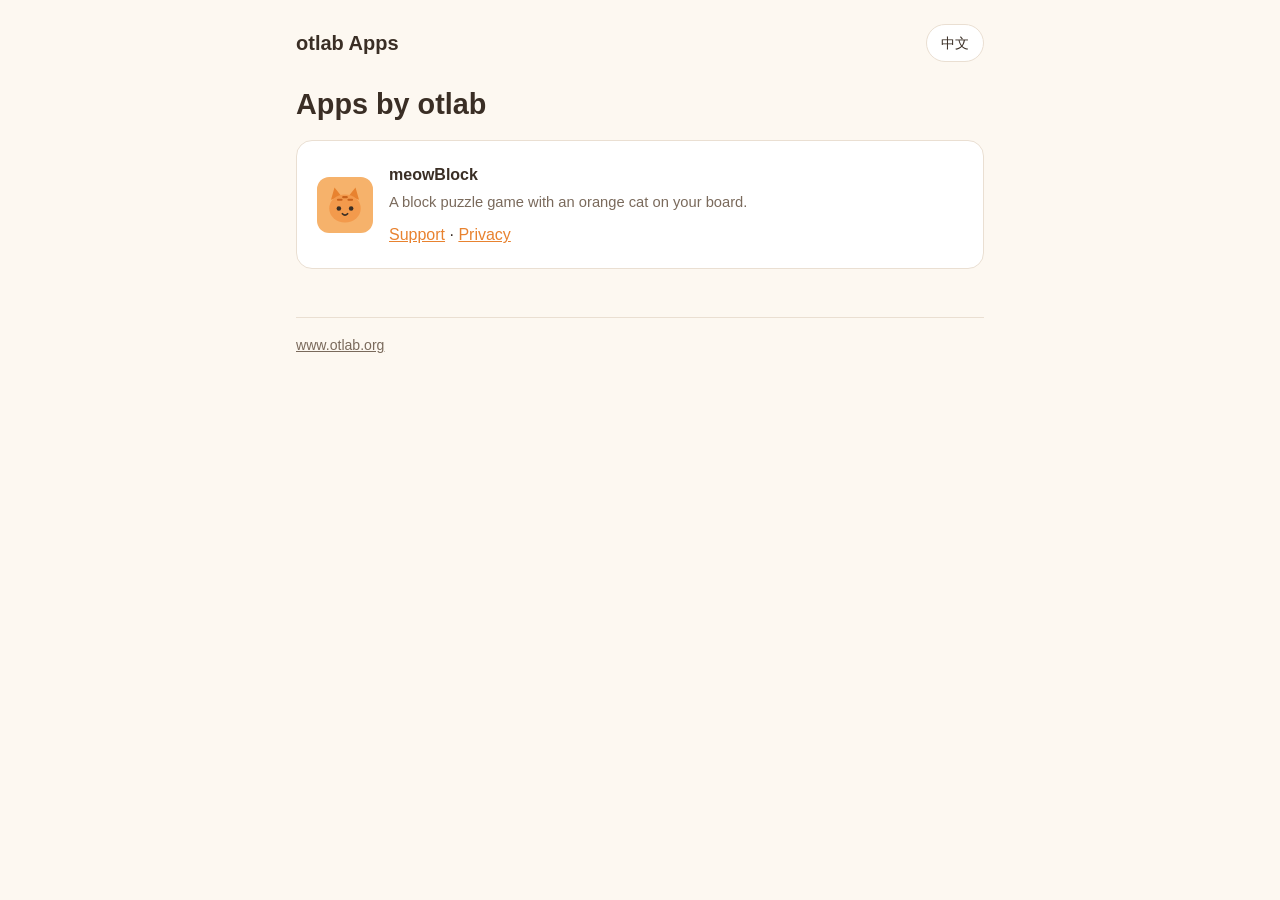
<file: index.html>
<!doctype html>
<html lang="zh-Hant">
<head>
  <meta charset="utf-8">
  <meta name="viewport" content="width=device-width, initial-scale=1">
  <title>otlab Apps</title>
  <meta name="description" content="otlab 製作的 App。">
  <link rel="stylesheet" href="style.css">
  <script src="lang.js" defer></script>
</head>
<body>
<div class="wrap">

  <header class="top">
    <span class="brand"><strong>otlab Apps</strong></span>
    <button class="lang-toggle" type="button">English</button>
  </header>

  <main>
    <h1 data-lang="zh">otlab 的 App</h1>
    <h1 data-lang="en">Apps by otlab</h1>

    <ul class="app-list">
      <li class="card">
        <svg width="56" height="56" viewBox="0 0 64 64" aria-hidden="true">
          <rect width="64" height="64" rx="14" fill="#f6b26b"/>
          <path d="M16 26 L20 12 L28 22 Z M48 26 L44 12 L36 22 Z" fill="#e8822f"/>
          <ellipse cx="32" cy="36" rx="18" ry="16" fill="#f39a4c"/>
          <path d="M24 26 h4 M36 26 h4 M30 23 h4" stroke="#c9631c" stroke-width="2.5" stroke-linecap="round"/>
          <circle cx="25" cy="36" r="2.6" fill="#3a2e25"/>
          <circle cx="39" cy="36" r="2.6" fill="#3a2e25"/>
          <path d="M29 42 q3 3 6 0" stroke="#3a2e25" stroke-width="2" fill="none" stroke-linecap="round"/>
        </svg>
        <div>
          <strong>meowBlock</strong>
          <p class="muted" data-lang="zh" style="margin:2px 0 6px">有一隻橘貓坐在棋盤上的方塊消除遊戲。</p>
          <p class="muted" data-lang="en" style="margin:2px 0 6px">A block puzzle game with an orange cat on your board.</p>
          <a href="meowblock/"><span data-lang="zh">支援</span><span data-lang="en">Support</span></a>
          ·
          <a href="meowblock/privacy.html"><span data-lang="zh">隱私權政策</span><span data-lang="en">Privacy</span></a>
        </div>
      </li>
    </ul>
  </main>

  <footer>
    <a href="https://www.otlab.org/">www.otlab.org</a>
  </footer>

</div>
</body>
</html>
</file>
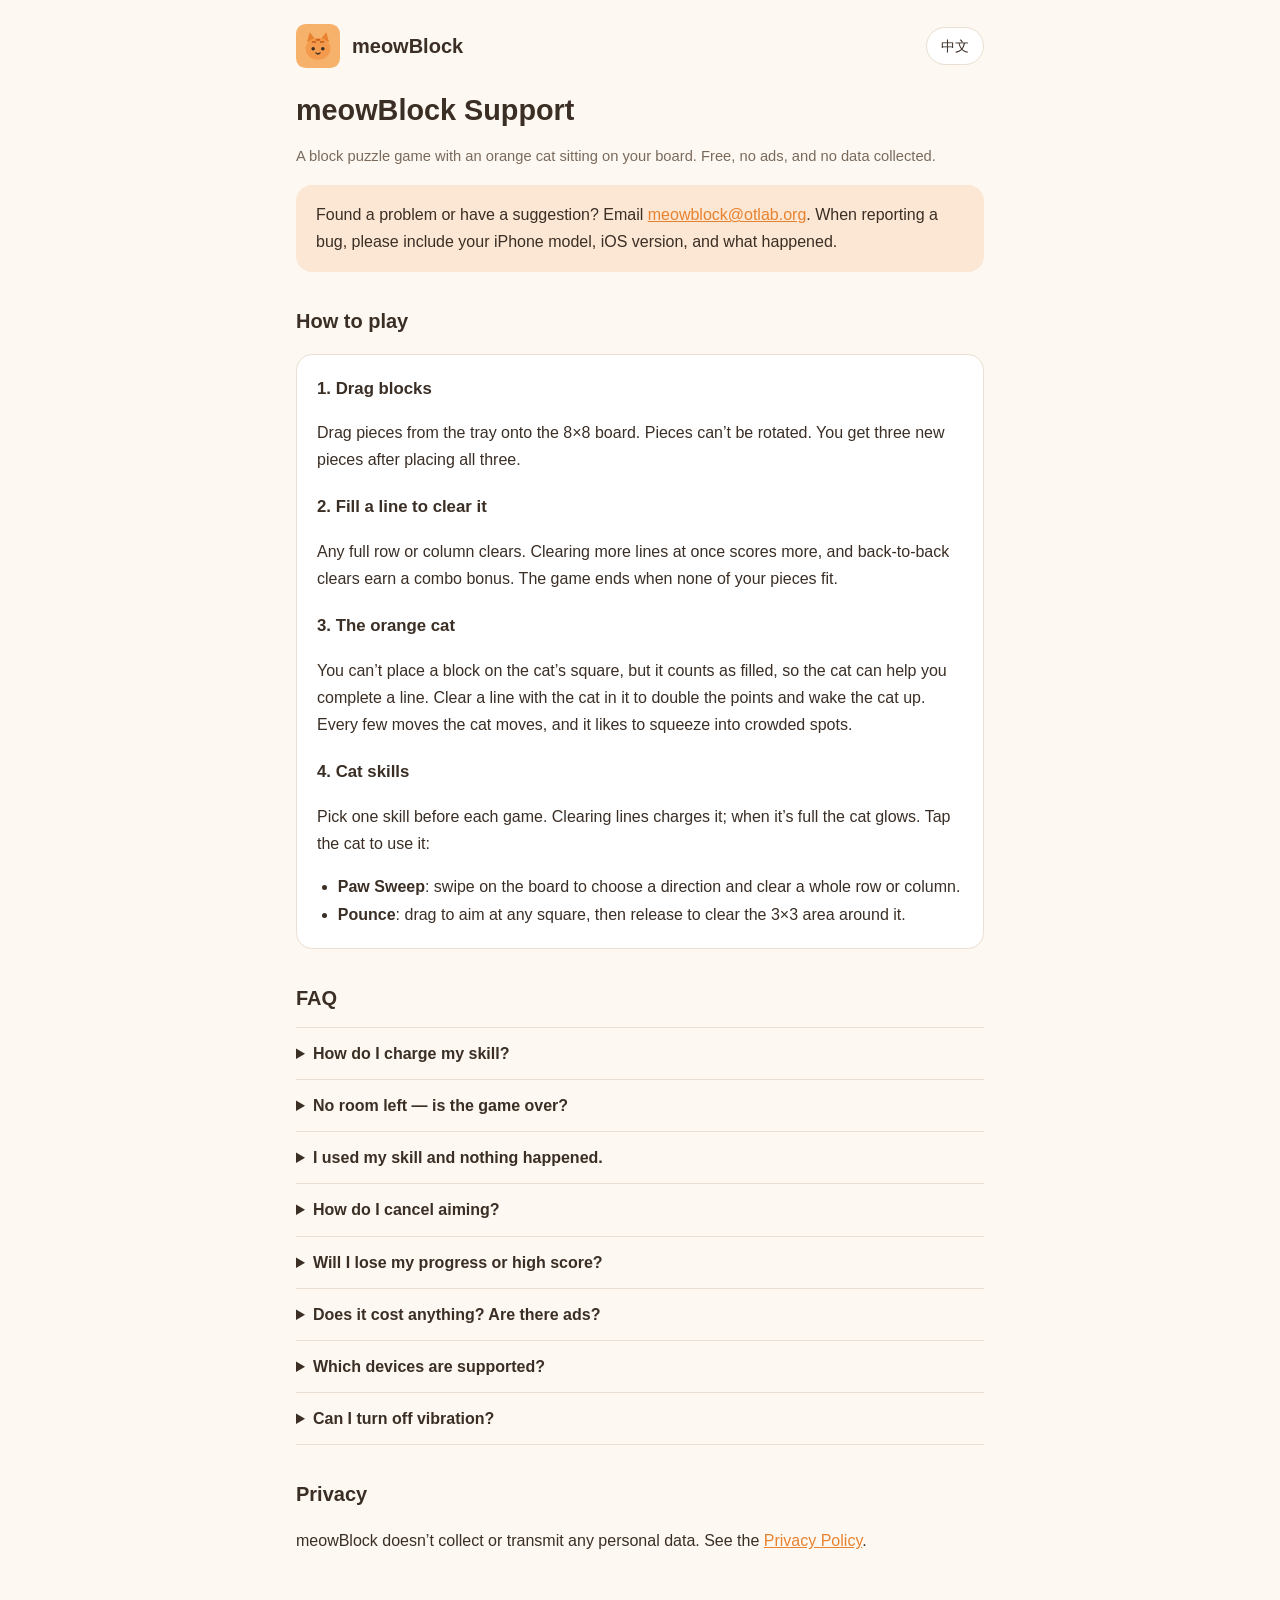
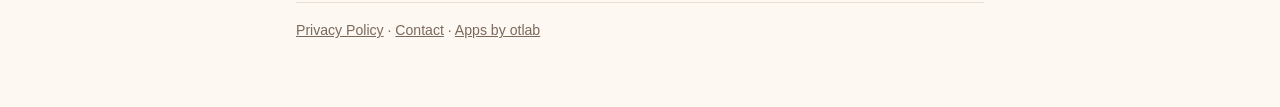
<file: meowblock/index.html>
<!doctype html>
<html lang="zh-Hant">
<head>
  <meta charset="utf-8">
  <meta name="viewport" content="width=device-width, initial-scale=1">
  <title>meowBlock 支援 · Support</title>
  <meta name="description" content="meowBlock：有一隻橘貓坐在棋盤上的方塊消除遊戲。玩法說明、常見問題與聯絡方式。">
  <link rel="stylesheet" href="../style.css">
  <script src="../lang.js" defer></script>
</head>
<body>
<div class="wrap">

  <header class="top">
    <a class="brand" href="./">
      <svg width="44" height="44" viewBox="0 0 64 64" aria-hidden="true">
        <rect width="64" height="64" rx="14" fill="#f6b26b"/>
        <path d="M16 26 L20 12 L28 22 Z M48 26 L44 12 L36 22 Z" fill="#e8822f"/>
        <ellipse cx="32" cy="36" rx="18" ry="16" fill="#f39a4c"/>
        <path d="M24 26 h4 M36 26 h4 M30 23 h4" stroke="#c9631c" stroke-width="2.5" stroke-linecap="round"/>
        <circle cx="25" cy="36" r="2.6" fill="#3a2e25"/>
        <circle cx="39" cy="36" r="2.6" fill="#3a2e25"/>
        <path d="M29 42 q3 3 6 0" stroke="#3a2e25" stroke-width="2" fill="none" stroke-linecap="round"/>
      </svg>
      <strong>meowBlock</strong>
    </a>
    <button class="lang-toggle" type="button">English</button>
  </header>

  <!-- ===== 中文 ===== -->
  <main data-lang="zh">
    <h1>meowBlock 支援頁面</h1>
    <p class="muted">一款有橘貓坐在棋盤上的方塊消除遊戲。免費、沒有廣告、不收集任何資料。</p>

    <div class="highlight">
      遇到問題或有建議？請寫信到
      <a href="mailto:meowblock@otlab.org">meowblock@otlab.org</a>。
      回報問題時，附上 iPhone 型號、iOS 版本和發生了什麼事，我會更快找到原因。
    </div>

    <h2>怎麼玩</h2>
    <div class="card">
      <h3>1. 拖方塊</h3>
      <p>把下方的方塊拖進 8×8 棋盤。方塊不能旋轉，三個都放完才會補新的三個。</p>
      <h3>2. 排滿就消除</h3>
      <p>任何一行或一列排滿就會消除，一次消越多條分數越高，連續消除還有連擊加成。所有方塊都放不下時，這局結束。</p>
      <h3>3. 橘貓</h3>
      <p>橘貓坐的那一格不能放方塊，但算作已經填滿，可以幫你湊滿一行。消除有貓的那一行或一列時，分數加倍，貓會被吵醒跳走。貓每隔幾手就會換位置，而且喜歡往方塊多的地方鑽。</p>
      <h3>4. 貓技能</h3>
      <p>每局開始前選一個技能帶上場。消除會集氣，集滿後橘貓會發光，點牠就能發動：</p>
      <ul>
        <li><strong>貓掌橫掃</strong>：在棋盤上滑動選方向，清掉一整排或一整列。</li>
        <li><strong>貓撲</strong>：拖曳瞄準任一格，放開後清掉以那格為中心的 3×3。</li>
      </ul>
    </div>

    <h2>常見問題</h2>
    <details>
      <summary>怎麼集氣？</summary>
      <p>每消一條線集 1 點，消到有貓的線再多 2 點。技能本身清掉的格子不集氣。</p>
    </details>
    <details>
      <summary>沒有位置可以放了，一定結束嗎？</summary>
      <p>如果集氣已經滿了，遊戲不會馬上結束，橘貓會提醒你可以發動技能救命。不想用的話，也可以選擇直接結束這局。</p>
    </details>
    <details>
      <summary>發動技能後什麼都沒發生？</summary>
      <p>如果瞄準的範圍裡沒有方塊，技能不會發動，也不會扣掉集氣，貓會搖搖頭提醒你。換個位置再試一次就好。</p>
    </details>
    <details>
      <summary>瞄準到一半想取消？</summary>
      <p>把手指拖到棋盤外再放開，或點棋盤外的地方，就會取消。</p>
    </details>
    <details>
      <summary>我的進度和最高分會不見嗎？</summary>
      <p>最高分、設定和進行中的對局都只存在你的手機上。關掉 App 之後可以繼續上一局。刪除 App 會清除這些資料，也不會在不同裝置之間同步。</p>
    </details>
    <details>
      <summary>要付錢嗎？有廣告嗎？</summary>
      <p>完全免費，沒有廣告，也沒有內購。</p>
    </details>
    <details>
      <summary>支援哪些裝置？</summary>
      <p>需要 iOS 18 以上的 iPhone。</p>
    </details>
    <details>
      <summary>可以關掉震動嗎？</summary>
      <p>可以，在 App 的設定裡關閉觸覺回饋。系統設定裡的「減少動態效果」也會讓遊戲的動畫變得比較少。</p>
    </details>

    <h2>隱私</h2>
    <p>meowBlock 不收集、不傳送任何個人資料。詳見 <a href="privacy.html">隱私權政策</a>。</p>
  </main>

  <!-- ===== English ===== -->
  <main data-lang="en">
    <h1>meowBlock Support</h1>
    <p class="muted">A block puzzle game with an orange cat sitting on your board. Free, no ads, and no data collected.</p>

    <div class="highlight">
      Found a problem or have a suggestion? Email
      <a href="mailto:meowblock@otlab.org">meowblock@otlab.org</a>.
      When reporting a bug, please include your iPhone model, iOS version, and what happened.
    </div>

    <h2>How to play</h2>
    <div class="card">
      <h3>1. Drag blocks</h3>
      <p>Drag pieces from the tray onto the 8×8 board. Pieces can’t be rotated. You get three new pieces after placing all three.</p>
      <h3>2. Fill a line to clear it</h3>
      <p>Any full row or column clears. Clearing more lines at once scores more, and back-to-back clears earn a combo bonus. The game ends when none of your pieces fit.</p>
      <h3>3. The orange cat</h3>
      <p>You can’t place a block on the cat’s square, but it counts as filled, so the cat can help you complete a line. Clear a line with the cat in it to double the points and wake the cat up. Every few moves the cat moves, and it likes to squeeze into crowded spots.</p>
      <h3>4. Cat skills</h3>
      <p>Pick one skill before each game. Clearing lines charges it; when it’s full the cat glows. Tap the cat to use it:</p>
      <ul>
        <li><strong>Paw Sweep</strong>: swipe on the board to choose a direction and clear a whole row or column.</li>
        <li><strong>Pounce</strong>: drag to aim at any square, then release to clear the 3×3 area around it.</li>
      </ul>
    </div>

    <h2>FAQ</h2>
    <details>
      <summary>How do I charge my skill?</summary>
      <p>Each cleared line adds 1. A line with the cat in it adds 2 more. Squares cleared by a skill don’t add charge.</p>
    </details>
    <details>
      <summary>No room left — is the game over?</summary>
      <p>If your skill is fully charged, the game waits and the cat reminds you that you can use your skill to get unstuck. You can also choose to end the game instead.</p>
    </details>
    <details>
      <summary>I used my skill and nothing happened.</summary>
      <p>If there are no blocks in the target area, the skill doesn’t fire and you keep your charge. The cat shakes its head to let you know. Just aim somewhere else.</p>
    </details>
    <details>
      <summary>How do I cancel aiming?</summary>
      <p>Drag your finger off the board and release, or tap outside the board.</p>
    </details>
    <details>
      <summary>Will I lose my progress or high score?</summary>
      <p>Your high score, settings, and game in progress are stored only on your iPhone, so you can resume after closing the app. Deleting the app erases them, and they don’t sync between devices.</p>
    </details>
    <details>
      <summary>Does it cost anything? Are there ads?</summary>
      <p>It’s completely free, with no ads and no in-app purchases.</p>
    </details>
    <details>
      <summary>Which devices are supported?</summary>
      <p>iPhone with iOS 18 or later.</p>
    </details>
    <details>
      <summary>Can I turn off vibration?</summary>
      <p>Yes, turn off haptics in the app’s settings. The system “Reduce Motion” setting also reduces the game’s animations.</p>
    </details>

    <h2>Privacy</h2>
    <p>meowBlock doesn’t collect or transmit any personal data. See the <a href="privacy.html">Privacy Policy</a>.</p>
  </main>

  <footer>
    <span data-lang="zh"><a href="privacy.html">隱私權政策</a> · <a href="mailto:meowblock@otlab.org">聯絡我們</a> · <a href="../">otlab 的 App</a></span>
    <span data-lang="en"><a href="privacy.html">Privacy Policy</a> · <a href="mailto:meowblock@otlab.org">Contact</a> · <a href="../">Apps by otlab</a></span>
  </footer>

</div>
</body>
</html>
</file>
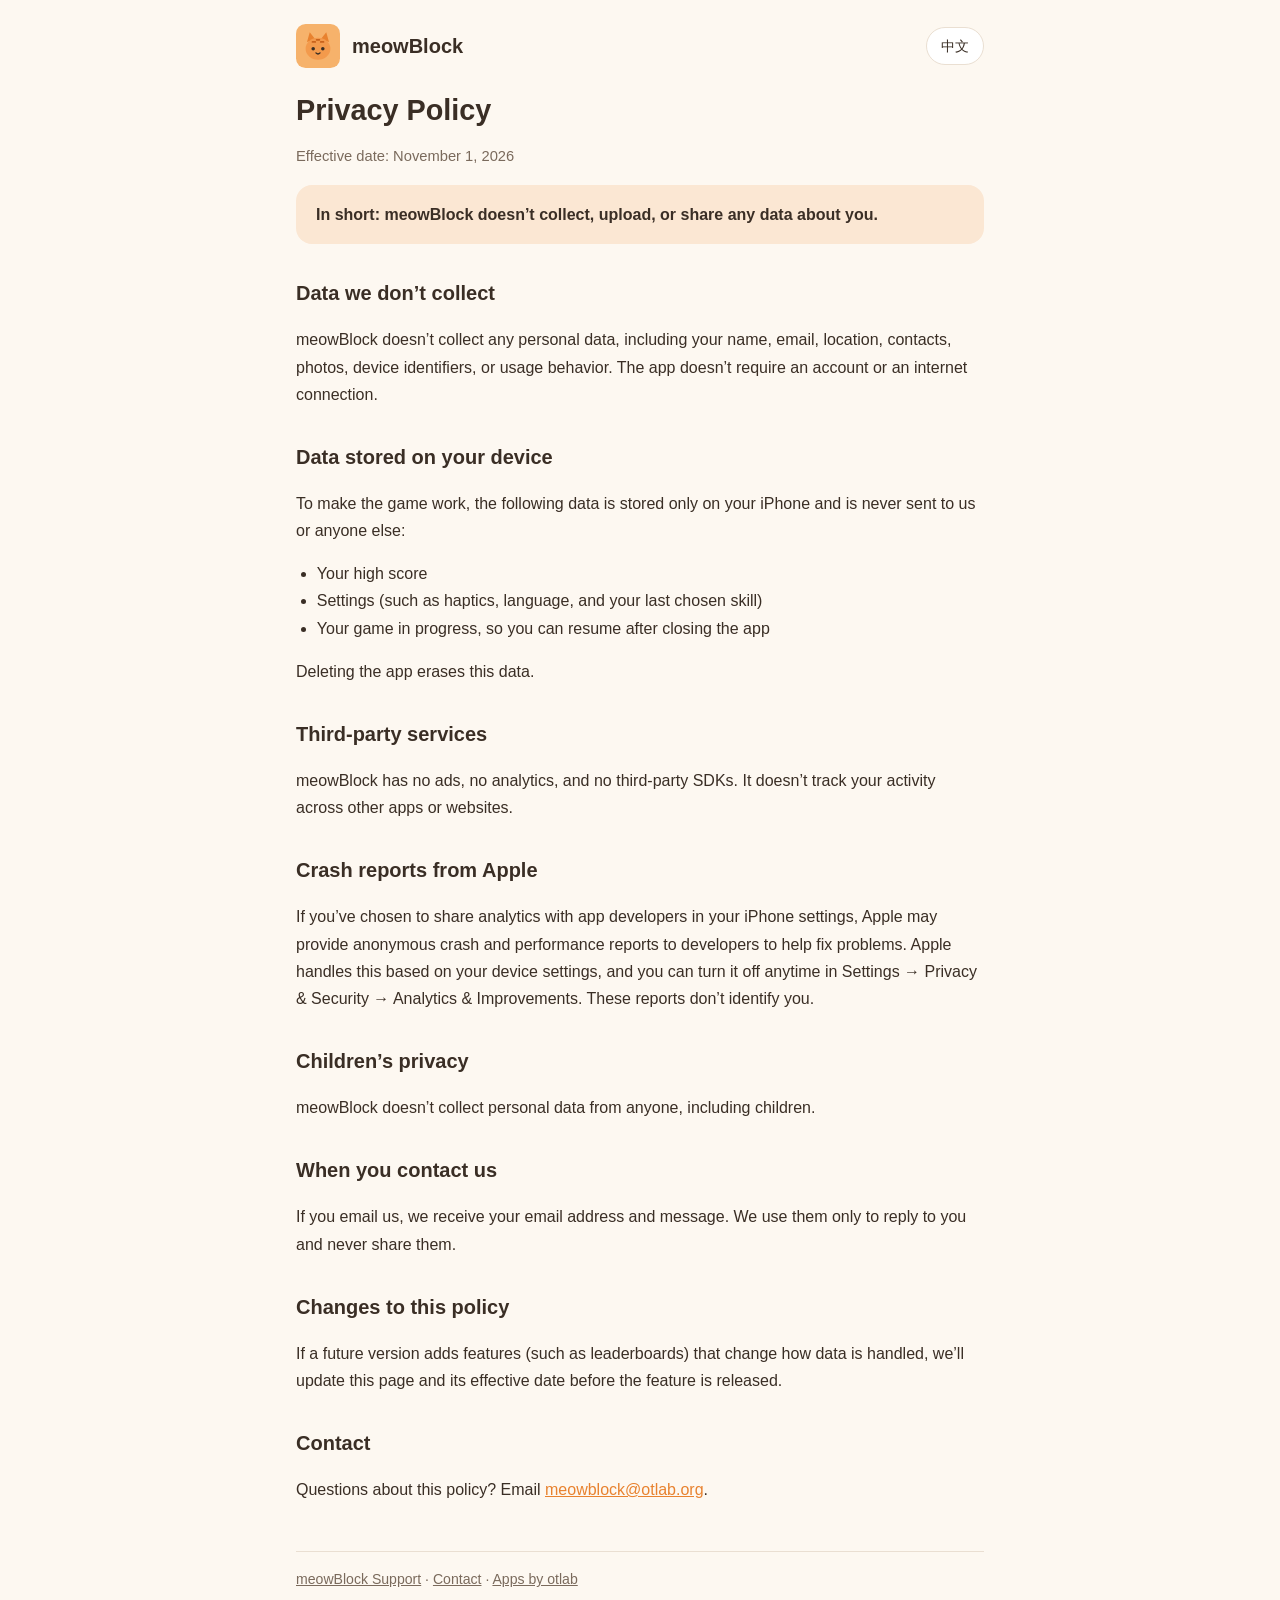
<file: meowblock/privacy.html>
<!doctype html>
<html lang="zh-Hant">
<head>
  <meta charset="utf-8">
  <meta name="viewport" content="width=device-width, initial-scale=1">
  <title>meowBlock 隱私權政策 · Privacy Policy</title>
  <meta name="description" content="meowBlock 隱私權政策：不收集、不傳送任何個人資料。">
  <link rel="stylesheet" href="../style.css">
  <script src="../lang.js" defer></script>
</head>
<body>
<div class="wrap">

  <header class="top">
    <a class="brand" href="./">
      <svg width="44" height="44" viewBox="0 0 64 64" aria-hidden="true">
        <rect width="64" height="64" rx="14" fill="#f6b26b"/>
        <path d="M16 26 L20 12 L28 22 Z M48 26 L44 12 L36 22 Z" fill="#e8822f"/>
        <ellipse cx="32" cy="36" rx="18" ry="16" fill="#f39a4c"/>
        <path d="M24 26 h4 M36 26 h4 M30 23 h4" stroke="#c9631c" stroke-width="2.5" stroke-linecap="round"/>
        <circle cx="25" cy="36" r="2.6" fill="#3a2e25"/>
        <circle cx="39" cy="36" r="2.6" fill="#3a2e25"/>
        <path d="M29 42 q3 3 6 0" stroke="#3a2e25" stroke-width="2" fill="none" stroke-linecap="round"/>
      </svg>
      <strong>meowBlock</strong>
    </a>
    <button class="lang-toggle" type="button">English</button>
  </header>

  <!-- ===== 中文 ===== -->
  <main data-lang="zh">
    <h1>隱私權政策</h1>
    <p class="muted">生效日期：2026 年 11 月 1 日</p>

    <div class="highlight">
      <strong>簡單說：meowBlock 不收集、不儲存在伺服器上、也不分享任何關於你的資料。</strong>
    </div>

    <h2>我們不收集的資料</h2>
    <p>meowBlock 不會收集任何個人資料，包括姓名、電子郵件、位置、聯絡人、照片、裝置識別碼或使用行為。App 不需要建立帳號，也不需要網路連線。</p>

    <h2>存在你手機上的資料</h2>
    <p>為了讓遊戲正常運作，以下資料只會存在你的 iPhone 上，不會傳送給我們或任何第三方：</p>
    <ul>
      <li>最高分</li>
      <li>設定（例如觸覺回饋開關、語言、上次選擇的技能）</li>
      <li>進行中的對局，讓你關掉 App 後可以繼續</li>
    </ul>
    <p>刪除 App 就會清除這些資料。</p>

    <h2>第三方服務</h2>
    <p>meowBlock 沒有廣告、沒有分析工具，也沒有使用任何第三方軟體開發套件（SDK），不會追蹤你在其他 App 或網站上的活動。</p>

    <h2>Apple 提供的當機報告</h2>
    <p>如果你在 iPhone 的設定中選擇「與 App 開發者分享」分析資料，Apple 可能會把匿名的當機與效能報告提供給開發者，用來修正問題。這由 Apple 依你的裝置設定處理，你可以隨時在「設定」→「隱私權與安全性」→「分析與改進功能」中關閉。我們無法從這些報告中辨識你的身分。</p>

    <h2>兒童隱私</h2>
    <p>meowBlock 不收集任何人的個人資料，包括兒童。</p>

    <h2>聯絡我們時</h2>
    <p>如果你寫信給我們，我們會收到你的電子郵件地址和信件內容，只會用來回覆你的問題，不會用於其他用途，也不會分享給他人。</p>

    <h2>政策變更</h2>
    <p>若之後的版本加入新功能（例如排行榜）而改變資料處理方式，我們會在功能推出前更新本頁並修改生效日期。</p>

    <h2>聯絡方式</h2>
    <p>對本政策有任何問題，請寫信到 <a href="mailto:meowblock@otlab.org">meowblock@otlab.org</a>。</p>
  </main>

  <!-- ===== English ===== -->
  <main data-lang="en">
    <h1>Privacy Policy</h1>
    <p class="muted">Effective date: November 1, 2026</p>

    <div class="highlight">
      <strong>In short: meowBlock doesn’t collect, upload, or share any data about you.</strong>
    </div>

    <h2>Data we don’t collect</h2>
    <p>meowBlock doesn’t collect any personal data, including your name, email, location, contacts, photos, device identifiers, or usage behavior. The app doesn’t require an account or an internet connection.</p>

    <h2>Data stored on your device</h2>
    <p>To make the game work, the following data is stored only on your iPhone and is never sent to us or anyone else:</p>
    <ul>
      <li>Your high score</li>
      <li>Settings (such as haptics, language, and your last chosen skill)</li>
      <li>Your game in progress, so you can resume after closing the app</li>
    </ul>
    <p>Deleting the app erases this data.</p>

    <h2>Third-party services</h2>
    <p>meowBlock has no ads, no analytics, and no third-party SDKs. It doesn’t track your activity across other apps or websites.</p>

    <h2>Crash reports from Apple</h2>
    <p>If you’ve chosen to share analytics with app developers in your iPhone settings, Apple may provide anonymous crash and performance reports to developers to help fix problems. Apple handles this based on your device settings, and you can turn it off anytime in Settings → Privacy &amp; Security → Analytics &amp; Improvements. These reports don’t identify you.</p>

    <h2>Children’s privacy</h2>
    <p>meowBlock doesn’t collect personal data from anyone, including children.</p>

    <h2>When you contact us</h2>
    <p>If you email us, we receive your email address and message. We use them only to reply to you and never share them.</p>

    <h2>Changes to this policy</h2>
    <p>If a future version adds features (such as leaderboards) that change how data is handled, we’ll update this page and its effective date before the feature is released.</p>

    <h2>Contact</h2>
    <p>Questions about this policy? Email <a href="mailto:meowblock@otlab.org">meowblock@otlab.org</a>.</p>
  </main>

  <footer>
    <span data-lang="zh"><a href="./">meowBlock 支援</a> · <a href="mailto:meowblock@otlab.org">聯絡我們</a> · <a href="../">otlab 的 App</a></span>
    <span data-lang="en"><a href="./">meowBlock Support</a> · <a href="mailto:meowblock@otlab.org">Contact</a> · <a href="../">Apps by otlab</a></span>
  </footer>

</div>
</body>
</html>
</file>
<file: style.css>
:root {
  --bg: #fdf8f1;
  --card: #ffffff;
  --text: #3a2e25;
  --muted: #7a6a5c;
  --accent: #e8822f;
  --accent-soft: #fbe7d3;
  --line: #eadfd2;
  --radius: 16px;
  color-scheme: light dark;
}

@media (prefers-color-scheme: dark) {
  :root {
    --bg: #1f1a16;
    --card: #2a231e;
    --text: #f3ebe2;
    --muted: #b6a796;
    --accent: #f39a4c;
    --accent-soft: #3b2c20;
    --line: #3d332b;
  }
}

* { box-sizing: border-box; }

body {
  margin: 0;
  background: var(--bg);
  color: var(--text);
  font-family: -apple-system, BlinkMacSystemFont, "PingFang TC", "Noto Sans TC",
    "Microsoft JhengHei", "Helvetica Neue", Arial, sans-serif;
  line-height: 1.7;
  -webkit-text-size-adjust: 100%;
}

.wrap {
  max-width: 720px;
  margin: 0 auto;
  padding: 24px 16px 64px;
}

header.top {
  display: flex;
  align-items: center;
  justify-content: space-between;
  gap: 12px;
  margin-bottom: 24px;
}

.brand {
  display: flex;
  align-items: center;
  gap: 12px;
  text-decoration: none;
  color: inherit;
}

.brand svg { flex: none; }

.brand strong { font-size: 1.25rem; }

.lang-toggle {
  border: 1px solid var(--line);
  background: var(--card);
  color: var(--text);
  border-radius: 999px;
  padding: 6px 14px;
  font: inherit;
  font-size: 0.9rem;
  cursor: pointer;
}

h1 { font-size: 1.8rem; line-height: 1.3; margin: 0 0 8px; }
h2 { font-size: 1.25rem; margin: 32px 0 12px; }
h3 { font-size: 1.05rem; margin: 20px 0 6px; }

p, li { color: var(--text); }
.muted { color: var(--muted); font-size: 0.92rem; }

.card {
  background: var(--card);
  border: 1px solid var(--line);
  border-radius: var(--radius);
  padding: 20px;
  margin: 16px 0;
}

.card > :first-child { margin-top: 0; }
.card > :last-child { margin-bottom: 0; }

.highlight {
  background: var(--accent-soft);
  border-radius: var(--radius);
  padding: 16px 20px;
  margin: 16px 0;
}

a { color: var(--accent); }

.btn {
  display: inline-block;
  background: var(--accent);
  color: #fff;
  text-decoration: none;
  padding: 10px 18px;
  border-radius: 999px;
  font-weight: 600;
}

details {
  border-top: 1px solid var(--line);
  padding: 12px 0;
}
details:last-of-type { border-bottom: 1px solid var(--line); }
summary { cursor: pointer; font-weight: 600; }
details p, details ul { margin: 8px 0 0; }

ul { padding-left: 1.3em; }

footer {
  margin-top: 48px;
  padding-top: 16px;
  border-top: 1px solid var(--line);
  color: var(--muted);
  font-size: 0.88rem;
}
footer a { color: var(--muted); }

.app-list { list-style: none; padding: 0; }
.app-list li {
  display: flex;
  gap: 16px;
  align-items: center;
}

/* 語言切換：預設顯示中文，html[lang=en] 時顯示英文 */
[data-lang="en"] { display: none; }
html[lang="en"] [data-lang="zh"] { display: none; }
html[lang="en"] [data-lang="en"] { display: revert; }
html[lang="en"] span[data-lang="en"] { display: inline; }
</file>
